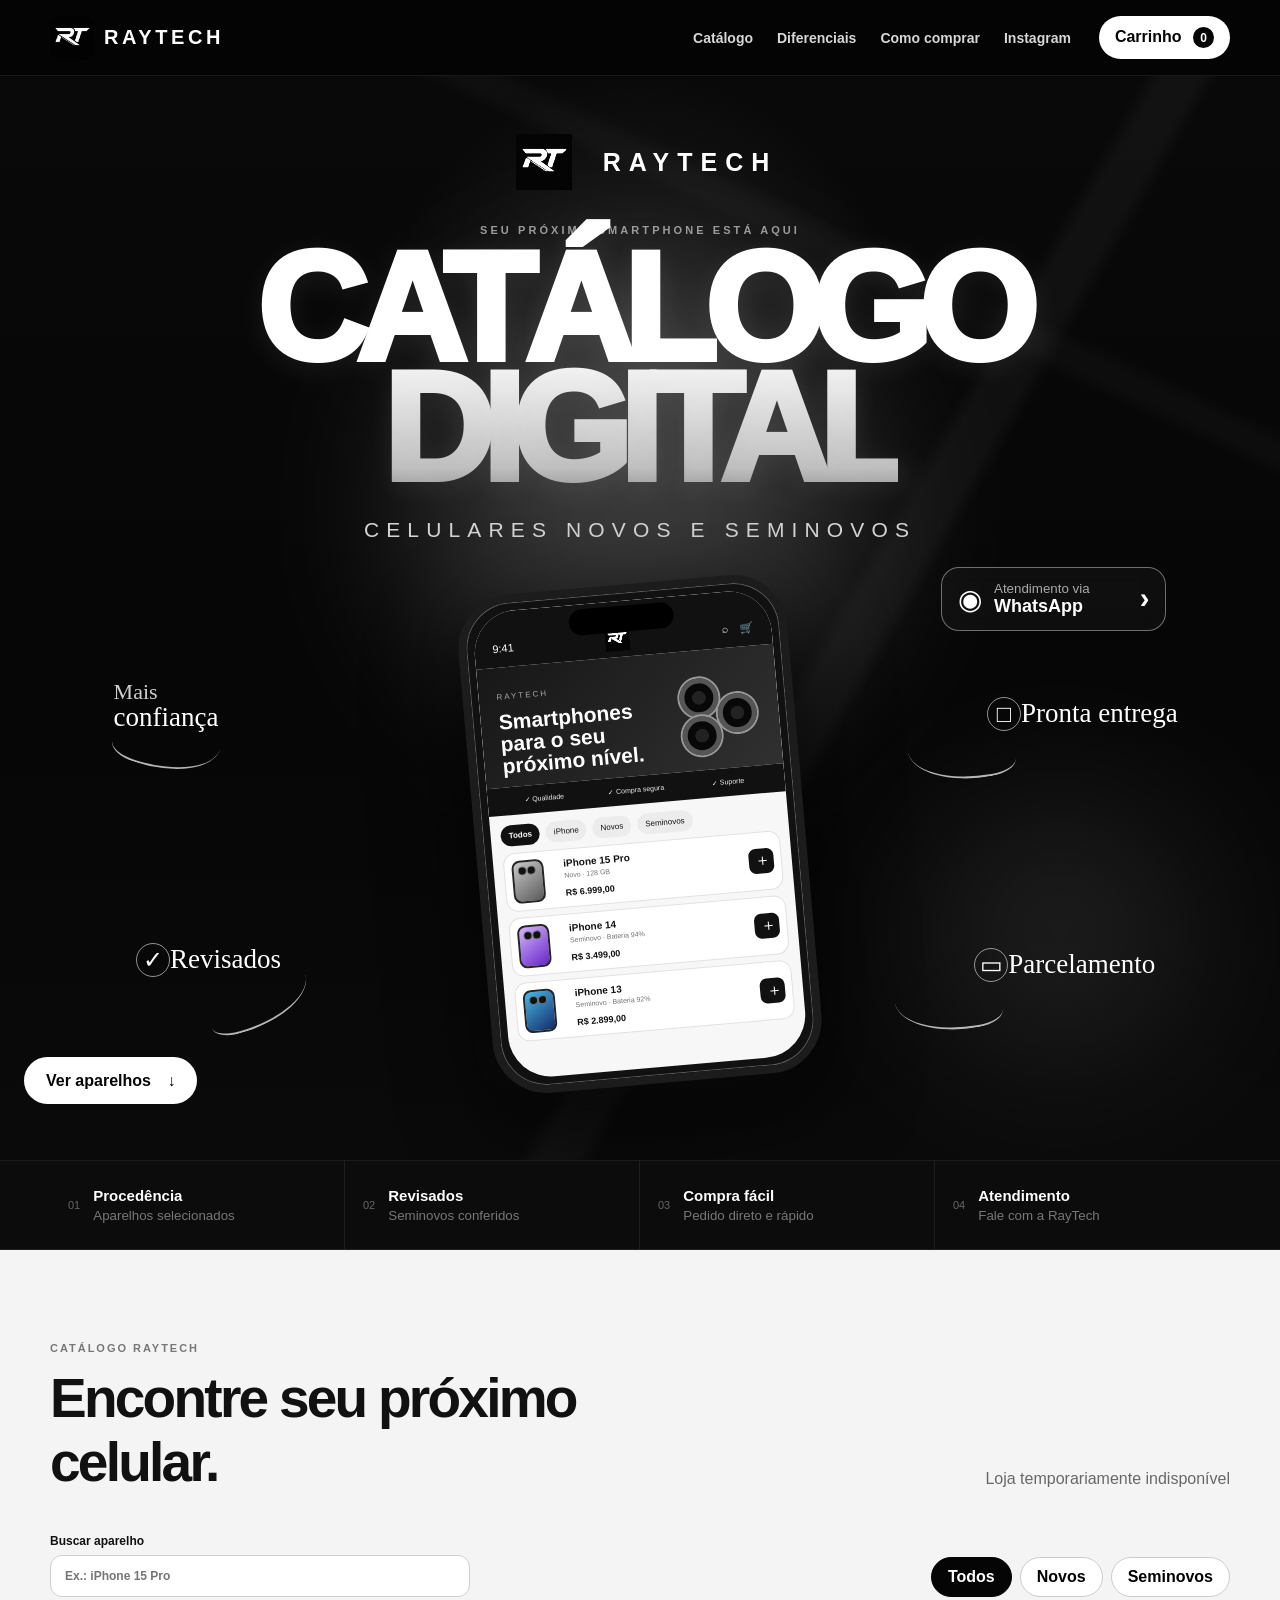
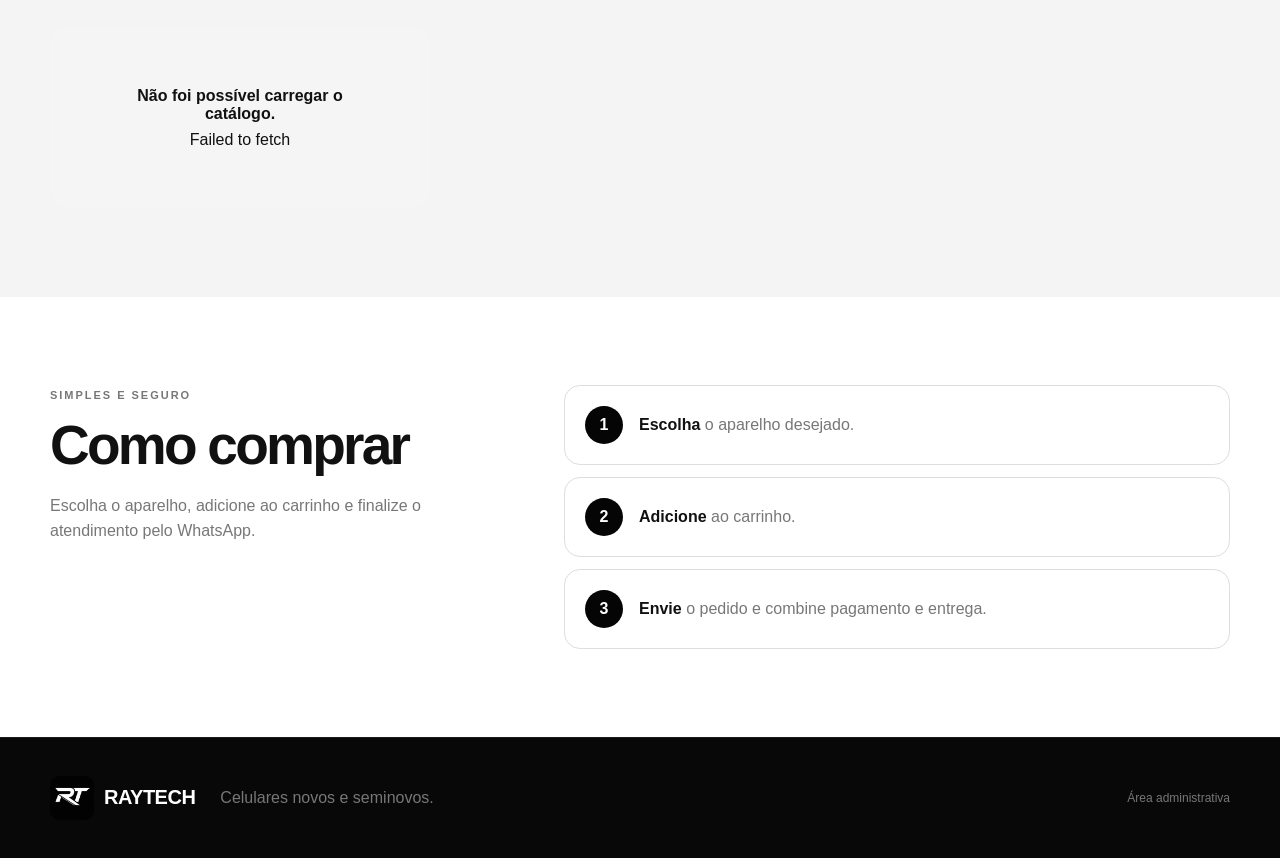
<file: index.html>
<!doctype html>
<html lang="pt-BR">
<head>
  <meta charset="utf-8">
  <meta name="viewport" content="width=device-width,initial-scale=1,viewport-fit=cover">
  <meta name="theme-color" content="#050505">
  <meta name="description" content="RayTech — catálogo digital de celulares novos e seminovos.">
  <title>RayTech | Catálogo Digital</title>
  <link rel="icon" href="./assets/logo-raytech.svg?v=20261015-4" type="image/svg+xml">
  <link rel="stylesheet" href="./assets/styles.css?v=20261015-4">
  <link rel="stylesheet" href="./assets/premium.css?v=20261015-3">
</head>
<body class="premium-store">
  <header class="site-header dark-header">
    <a class="brand" href="#inicio" aria-label="RayTech - início"><img class="rt-logo" src="./assets/logo-raytech.svg?v=20261015-4" alt="Logo RayTech"><span>RAYTECH</span></a>
    <nav aria-label="Navegação principal"><a href="#catalogo">Catálogo</a><a href="#diferenciais">Diferenciais</a><a href="#como-comprar">Como comprar</a><a class="instagram-link" id="instagramLink" href="#" target="_blank" rel="noreferrer">Instagram</a></nav>
    <button class="cart-button" id="openCart" type="button" aria-label="Abrir carrinho">Carrinho <b id="cartCount">0</b></button>
  </header>

  <main>
    <section class="hero-premium" id="inicio">
      <div class="hero-glow hero-glow-one"></div><div class="hero-glow hero-glow-two"></div>
      <div class="hero-brandline"><img src="./assets/logo-raytech.svg?v=20261015-4" alt="Logo RayTech" class="hero-logo"><span>RAYTECH</span></div>
      <div class="hero-title-wrap"><span class="hero-kicker">Seu próximo smartphone está aqui</span><h1>CATÁLOGO<br><span>DIGITAL</span></h1><p>CELULARES NOVOS E SEMINOVOS</p></div>
      <div class="hero-showcase">
        <div class="floating-note note-confidence"><span>Mais</span><strong>confiança</strong><i></i></div>
        <div class="floating-note note-reviewed"><span class="note-icon">✓</span><strong>Revisados</strong><i></i></div>
        <div class="floating-note note-delivery"><span class="note-icon">□</span><strong>Pronta entrega</strong><i></i></div>
        <div class="floating-note note-payment"><span class="note-icon">▭</span><strong>Parcelamento</strong><i></i></div>
        <div class="device-stage"><div class="device-shadow"></div><div class="device-frame"><div class="device-island"></div><div class="device-screen">
          <div class="mock-topbar"><span>9:41</span><img src="./assets/logo-raytech.svg?v=20261015-4" alt=""><span>⌕　🛒</span></div>
          <div class="mock-hero"><div><small>RAYTECH</small><h2>Smartphones para o seu próximo nível.</h2></div><div class="mock-cameras"><i></i><i></i><i></i></div></div>
          <div class="mock-benefits"><span>✓ Qualidade</span><span>✓ Compra segura</span><span>✓ Suporte</span></div>
          <div class="mock-tabs"><b>Todos</b><span>iPhone</span><span>Novos</span><span>Seminovos</span></div>
          <div class="mock-products"><article><div class="mock-phone triple"></div><div><strong>iPhone 15 Pro</strong><small>Novo · 128 GB</small><b>R$ 6.999,00</b></div><button>＋</button></article><article><div class="mock-phone purple"></div><div><strong>iPhone 14</strong><small>Seminovo · Bateria 94%</small><b>R$ 3.499,00</b></div><button>＋</button></article><article><div class="mock-phone blue"></div><div><strong>iPhone 13</strong><small>Seminovo · Bateria 92%</small><b>R$ 2.899,00</b></div><button>＋</button></article></div>
        </div></div></div>
        <a class="whatsapp-card" href="#catalogo" aria-label="Ver catálogo"><span class="wa-icon">◉</span><span><small>Atendimento via</small><strong>WhatsApp</strong></span><b>›</b></a>
      </div>
      <a class="hero-cta" href="#catalogo">Ver aparelhos <span>↓</span></a>
    </section>

    <section class="trust-strip" id="diferenciais" aria-label="Diferenciais"><article><span>01</span><div><b>Procedência</b><small>Aparelhos selecionados</small></div></article><article><span>02</span><div><b>Revisados</b><small>Seminovos conferidos</small></div></article><article><span>03</span><div><b>Compra fácil</b><small>Pedido direto e rápido</small></div></article><article><span>04</span><div><b>Atendimento</b><small>Fale com a RayTech</small></div></article></section>

    <section class="catalog-section premium-catalog" id="catalogo">
      <div class="section-heading"><div><span class="eyebrow">Catálogo RayTech</span><h2>Encontre seu próximo celular.</h2></div><p id="productSummary">Carregando aparelhos...</p></div>
      <div class="catalog-tools"><label class="search"><span>Buscar aparelho</span><input id="searchInput" type="search" placeholder="Ex.: iPhone 15 Pro" autocomplete="off"></label><div class="filters" role="group" aria-label="Filtrar catálogo"><button class="filter active" data-filter="Todos" type="button">Todos</button><button class="filter" data-filter="Novo" type="button">Novos</button><button class="filter" data-filter="Seminovo" type="button">Seminovos</button></div></div>
      <div class="products" id="productGrid" aria-live="polite"></div><div class="empty hidden" id="emptyState"><b>Nenhum aparelho encontrado.</b><span>Tente outra busca ou filtro.</span></div>
    </section>

    <section class="how premium-how" id="como-comprar"><div><span class="eyebrow">Simples e seguro</span><h2>Como comprar</h2><p>Escolha o aparelho, adicione ao carrinho e finalize o atendimento pelo WhatsApp.</p></div><ol><li><b>1</b><span><strong>Escolha</strong> o aparelho desejado.</span></li><li><b>2</b><span><strong>Adicione</strong> ao carrinho.</span></li><li><b>3</b><span><strong>Envie</strong> o pedido e combine pagamento e entrega.</span></li></ol></section>
  </main>

  <aside class="drawer" id="cartDrawer" aria-hidden="true" aria-labelledby="cartTitle"><div class="drawer-backdrop" data-close-cart></div><section class="drawer-panel"><div class="drawer-head"><div><span class="eyebrow">Seu pedido</span><h2 id="cartTitle">Carrinho</h2></div><button class="icon-button" data-close-cart aria-label="Fechar carrinho">×</button></div><div id="cartItems" class="cart-items"></div><div class="cart-empty" id="cartEmpty">Seu carrinho está vazio.</div><div class="cart-footer"><div class="total"><span>Total</span><strong id="cartTotal">R$ 0,00</strong></div><button class="button primary full" id="checkoutButton" type="button">Continuar pedido</button></div></section></aside>

  <dialog id="checkoutDialog" class="checkout-dialog"><form id="checkoutForm"><div class="drawer-head"><div><span class="eyebrow">Finalizar</span><h2>Seus dados</h2></div><button class="icon-button" type="button" id="closeCheckout" aria-label="Fechar">×</button></div><label>Nome<input name="customer_name" required maxlength="100" autocomplete="name"></label><label>WhatsApp<input name="customer_phone" required maxlength="24" inputmode="tel" autocomplete="tel" placeholder="(00) 00000-0000"></label><label>Observações<textarea name="notes" maxlength="500" rows="3" placeholder="Cor, armazenamento ou outra preferência"></textarea></label><p class="form-message" id="checkoutMessage"></p><button class="button primary full" type="submit">Enviar pedido</button></form></dialog>

  <footer class="premium-footer"><a class="brand" href="#inicio"><img class="rt-logo" src="./assets/logo-raytech.svg?v=20261015-4" alt="Logo RayTech"><span>RAYTECH</span></a><p>Celulares novos e seminovos.</p><a href="./admin/" class="admin-entry">Área administrativa</a></footer>
  <script src="./config.js?v=20261015-2"></script><script type="module" src="./assets/store.js?v=20261015-3"></script>
</body></html>
</file>
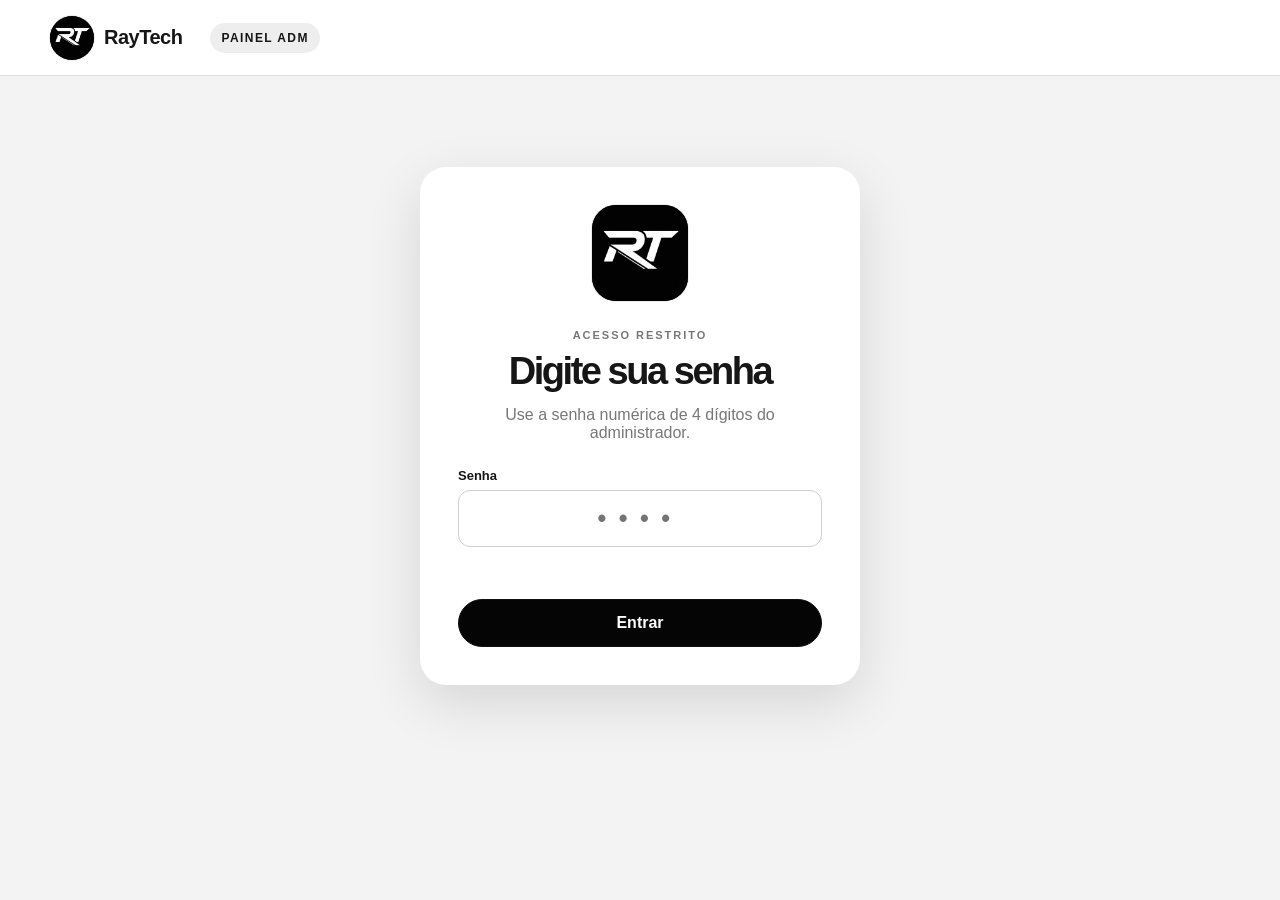
<file: admin/index.html>
<!doctype html>
<html lang="pt-BR">
<head>
  <meta charset="utf-8"><meta name="viewport" content="width=device-width,initial-scale=1,viewport-fit=cover"><meta name="theme-color" content="#050505">
  <title>ADM | RayTech</title><link rel="icon" href="../assets/logo-raytech.svg?v=20261015-4" type="image/svg+xml"><link rel="stylesheet" href="../assets/styles.css?v=20261015-4"><link rel="stylesheet" href="../assets/premium.css?v=20261015-2">
</head>
<body class="admin-body">
  <header class="site-header"><a class="brand" href="../"><img class="rt-logo" src="../assets/logo-raytech.svg?v=20261015-4" alt="Logo RayTech"><span>RayTech</span></a><span class="admin-badge">Painel ADM</span><button id="logoutButton" class="button ghost small hidden" type="button">Sair</button></header>
  <main class="admin-main">
    <section class="login-card" id="loginPanel">
      <img class="rt-logo large" src="../assets/logo-raytech.svg?v=20261015-4" alt="Logo RayTech"><span class="eyebrow">Acesso restrito</span><h1>Digite sua senha</h1><p>Use a senha numérica de 4 dígitos do administrador.</p>
      <form id="loginForm"><label>Senha<input id="pinInput" type="password" inputmode="numeric" pattern="[0-9]{4}" minlength="4" maxlength="4" autocomplete="current-password" required placeholder="••••"></label><p id="loginMessage" class="form-message"></p><button class="button primary full" type="submit">Entrar</button></form>
    </section>

    <section id="adminPanel" class="admin-panel hidden">
      <div class="admin-title"><div><span class="eyebrow">Gerenciamento</span><h1>Produtos</h1><p>Cadastre preço, estoque, fotos e detalhes de cada aparelho.</p></div><button id="newProduct" class="button primary" type="button">+ Novo produto</button></div>
      <div class="stats"><article><span>Produtos</span><strong id="statProducts">0</strong></article><article><span>Em estoque</span><strong id="statStock">0</strong></article><article><span>Investimento</span><strong id="statCost">R$ 0,00</strong></article></div>
      <div class="admin-grid">
        <section class="product-form-card">
          <div class="card-title"><h2 id="formTitle">Novo produto</h2><button id="cancelEdit" class="text-button hidden" type="button">Cancelar edição</button></div>
          <form id="productForm">
            <input id="productId" type="hidden"><input id="existingImagePath" type="hidden">
            <div class="form-grid">
              <label class="span-2">Nome do aparelho<input id="name" required maxlength="120" placeholder="iPhone 15 Pro"></label>
              <label>Condição<select id="category" required><option value="Novo">Novo</option><option value="Seminovo">Seminovo</option></select></label>
              <label>Estoque<input id="stock" type="number" min="0" step="1" value="1" required></label>
              <label>Armazenamento<input id="storage" maxlength="30" placeholder="128 GB"></label>
              <label>Cor<input id="color" maxlength="60" placeholder="Titânio Natural"></label>
              <label>Saúde da bateria<input id="battery" maxlength="30" placeholder="94%"></label>
              <label>Garantia<input id="warranty" maxlength="60" placeholder="90 dias"></label>
              <label>Preço de venda<input id="price" type="number" min="0.01" step="0.01" inputmode="decimal" required placeholder="4999,00"></label>
              <label>Preço anterior<input id="comparePrice" type="number" min="0" step="0.01" inputmode="decimal" placeholder="5299,00"></label>
              <label class="span-2 cost-field">Preço de custo<input id="costPrice" type="number" min="0" step="0.01" inputmode="decimal" required placeholder="3900,00"><small>Visível somente no ADM.</small></label>
              <label class="span-2">Descrição<textarea id="description" rows="4" maxlength="700" placeholder="Estado do aparelho, acessórios, observações e outros detalhes..."></textarea></label>
              <label class="span-2 image-upload">Imagem do produto<input id="image" type="file" accept="image/jpeg,image/png,image/webp,image/avif"><small>JPG, PNG, WEBP ou AVIF — até 8 MB.</small></label>
              <label class="check"><input id="active" type="checkbox" checked> Produto ativo</label><label class="check"><input id="featured" type="checkbox"> Destaque</label>
            </div>
            <p id="productMessage" class="form-message"></p><button class="button primary full" type="submit">Salvar produto</button>
          </form>
        </section>
        <section class="product-list-card"><div class="card-title"><h2>Catálogo cadastrado</h2><button id="refreshProducts" class="text-button" type="button">Atualizar</button></div><div id="adminProducts" class="admin-products"></div></section>
      </div>
    </section>
  </main>
  <script src="../config.js?v=20261015-2"></script><script type="module" src="../assets/admin.js?v=20261015-3"></script>
</body></html>
</file>
<file: assets/styles.css>
:root{--black:#050505;--ink:#161616;--muted:#686868;--line:#dedede;--soft:#f5f5f5;--white:#fff;--radius:22px;--shadow:0 18px 55px rgba(0,0,0,.12)}*{box-sizing:border-box}html{scroll-behavior:smooth}body{margin:0;background:#fff;color:var(--ink);font-family:Inter,ui-sans-serif,-apple-system,BlinkMacSystemFont,"Segoe UI",sans-serif}button,input,select,textarea{font:inherit}button,a{touch-action:manipulation}a{color:inherit;text-decoration:none}.hidden{display:none!important}.site-header{height:76px;padding:0 max(24px,calc((100vw - 1180px)/2));display:flex;align-items:center;gap:28px;border-bottom:1px solid var(--line);position:sticky;top:0;background:rgba(255,255,255,.94);backdrop-filter:blur(16px);z-index:20}.brand{display:flex;align-items:center;gap:10px;font-weight:900;font-size:20px;letter-spacing:-.5px}.rt-mark{width:43px;height:43px;border-radius:50%;background:#050505;color:#fff;border:3px solid #050505;display:inline-grid;place-items:center;font-weight:1000;font-style:italic;letter-spacing:-4px;padding-right:4px}.rt-mark.large{width:76px;height:76px;font-size:26px;margin-bottom:24px}.site-header nav{display:flex;gap:24px;margin-left:auto;font-weight:650;font-size:14px}.site-header nav a:hover{opacity:.55}.cart-button,.icon-button{border:0;background:var(--black);color:#fff;cursor:pointer}.cart-button{border-radius:999px;padding:11px 16px;font-weight:800}.cart-button b{display:inline-grid;place-items:center;background:#fff;color:#000;min-width:21px;height:21px;border-radius:50%;font-size:12px;margin-left:7px}.hero{max-width:1180px;margin:0 auto;padding:72px 24px 58px;min-height:620px;display:grid;grid-template-columns:1.05fr .95fr;align-items:center;gap:58px}.eyebrow{text-transform:uppercase;letter-spacing:.18em;font-size:11px;font-weight:900;color:#777}.hero h1,.admin-title h1,.login-card h1{font-size:clamp(42px,6vw,78px);line-height:.98;letter-spacing:-.065em;margin:18px 0 24px}.hero p{font-size:19px;line-height:1.6;color:var(--muted);max-width:600px}.hero-actions{display:flex;gap:12px;margin-top:34px}.button{border:1px solid #111;border-radius:999px;min-height:48px;padding:0 23px;display:inline-flex;align-items:center;justify-content:center;font-weight:850;cursor:pointer}.button.primary{background:#050505;color:#fff}.button.ghost{background:#fff;color:#111}.button.small{min-height:38px;padding:0 18px}.button.full{width:100%}.button:disabled{opacity:.5;cursor:not-allowed}.phone-art{position:relative;height:440px}.phone{position:absolute;border:8px solid #111;border-radius:52px;width:220px;height:430px;box-shadow:var(--shadow)}.phone-back{left:25px;top:0;transform:rotate(-8deg);background:linear-gradient(145deg,#f7f7f7,#aaa)}.phone-front{right:22px;top:20px;transform:rotate(7deg);background:radial-gradient(circle at 30% 25%,#656565,#050505 55%);display:grid;place-items:center;color:#fff}.camera{position:absolute;top:24px;left:25px;background:#bbb;border-radius:28px;padding:12px;font-size:25px;line-height:.7;color:#181818}.apple{position:absolute;left:48%;top:45%;font-size:34px}.island{position:absolute;top:17px;width:88px;height:24px;background:#000;border-radius:99px}.screen-logo{font-size:48px;font-weight:1000;font-style:italic;letter-spacing:-8px;padding-right:8px}.benefits{background:#050505;color:#fff;display:grid;grid-template-columns:repeat(3,1fr);gap:1px}.benefits article{padding:31px max(24px,calc((100vw - 1180px)/6));display:flex;flex-direction:column;gap:6px;text-align:center}.benefits span{color:#a9a9a9;font-size:14px}.catalog-section,.how{max-width:1180px;margin:0 auto;padding:88px 24px}.section-heading{display:flex;justify-content:space-between;align-items:end;gap:20px;margin-bottom:30px}.section-heading h2,.how h2{font-size:clamp(34px,5vw,55px);letter-spacing:-.05em;margin:10px 0}.section-heading p{color:var(--muted)}.catalog-tools{display:flex;justify-content:space-between;align-items:end;gap:20px;margin-bottom:30px}.search{display:flex;flex-direction:column;gap:7px;font-size:12px;font-weight:800}.search input{width:min(420px,45vw)}input,select,textarea{width:100%;border:1px solid #cfcfcf;border-radius:12px;background:#fff;padding:13px 14px;outline:none}input:focus,select:focus,textarea:focus{border-color:#111;box-shadow:0 0 0 3px rgba(0,0,0,.08)}.filters{display:flex;gap:8px}.filter{border:1px solid #ccc;background:#fff;border-radius:999px;padding:10px 16px;cursor:pointer;font-weight:750}.filter.active{background:#050505;color:#fff;border-color:#050505}.products{display:grid;grid-template-columns:repeat(3,minmax(0,1fr));gap:20px}.product-card{border:1px solid var(--line);border-radius:var(--radius);overflow:hidden;background:#fff;display:flex;flex-direction:column;transition:.2s}.product-card:hover{transform:translateY(-4px);box-shadow:var(--shadow)}.product-image{aspect-ratio:1/1;background:#f2f2f2;display:grid;place-items:center;overflow:hidden}.product-image img{width:100%;height:100%;object-fit:cover}.image-placeholder{width:52%;aspect-ratio:.52;border:6px solid #bbb;border-radius:30px;display:grid;place-items:center;font-size:24px;font-weight:950;color:#999}.product-info{padding:20px;display:flex;flex-direction:column;gap:12px;flex:1}.product-top{display:flex;justify-content:space-between;gap:10px;align-items:center}.tag{font-size:11px;font-weight:900;text-transform:uppercase;letter-spacing:.1em;background:#ededed;border-radius:99px;padding:7px 10px}.stock{font-size:12px;color:#777}.product-info h3{font-size:20px;letter-spacing:-.03em;margin:0}.product-info p{color:#6b6b6b;line-height:1.45;font-size:14px;margin:0;min-height:40px}.price-row{display:flex;align-items:baseline;gap:9px;margin-top:auto}.price-row strong{font-size:22px}.price-row del{font-size:13px;color:#888}.empty{padding:60px;text-align:center;background:#f5f5f5;border-radius:20px;display:flex;flex-direction:column;gap:8px}.how{display:grid;grid-template-columns:.8fr 1.2fr;gap:70px;border-top:1px solid var(--line)}.how ol{padding:0;margin:0;list-style:none;display:grid;gap:12px}.how li{border:1px solid var(--line);border-radius:16px;padding:20px;display:flex;align-items:center;gap:16px}.how li>b{width:38px;height:38px;border-radius:50%;background:#050505;color:#fff;display:grid;place-items:center}.how li span{color:#777}.how li strong{color:#111}footer{border-top:1px solid var(--line);padding:35px max(24px,calc((100vw - 1180px)/2));display:flex;align-items:center;gap:25px}footer p{color:#777;margin-right:auto}.admin-entry{font-size:12px;color:#999}.drawer{position:fixed;inset:0;z-index:50;pointer-events:none;visibility:hidden}.drawer.open{pointer-events:auto;visibility:visible}.drawer-backdrop{position:absolute;inset:0;background:rgba(0,0,0,.45);opacity:0;transition:.2s}.drawer.open .drawer-backdrop{opacity:1}.drawer-panel{position:absolute;right:0;top:0;height:100%;width:min(460px,100%);background:#fff;padding:25px;transform:translateX(100%);transition:.25s;display:flex;flex-direction:column}.drawer.open .drawer-panel{transform:none}.drawer-head{display:flex;justify-content:space-between;align-items:start;gap:15px}.drawer-head h2{margin:7px 0 22px;font-size:32px}.icon-button{width:42px;height:42px;border-radius:50%;font-size:27px}.cart-items{display:grid;gap:12px;overflow:auto}.cart-row{border:1px solid var(--line);border-radius:14px;padding:14px;display:grid;grid-template-columns:1fr auto;gap:8px}.cart-row h3{font-size:15px;margin:0}.cart-row p{margin:0;color:#777;font-size:13px}.qty{display:flex;align-items:center;gap:8px}.qty button{width:30px;height:30px;border:1px solid #ccc;border-radius:50%;background:#fff}.cart-empty{padding:50px 10px;text-align:center;color:#777}.cart-footer{margin-top:auto;border-top:1px solid var(--line);padding-top:18px}.total{display:flex;justify-content:space-between;margin-bottom:18px}.total strong{font-size:22px}.checkout-dialog{width:min(520px,calc(100% - 24px));border:0;border-radius:22px;padding:25px;box-shadow:var(--shadow)}.checkout-dialog::backdrop{background:rgba(0,0,0,.55)}.checkout-dialog form{display:grid;gap:16px}.checkout-dialog label,.product-form-card label,.login-card label{display:grid;gap:7px;font-size:13px;font-weight:800}.form-message{min-height:20px;margin:0;font-size:13px;color:#b30000}.form-message.success{color:#167333}
.admin-body{background:#f3f3f3}.admin-badge{font-size:12px;font-weight:900;text-transform:uppercase;letter-spacing:.12em;background:#eee;border-radius:999px;padding:8px 11px}.admin-main{max-width:1320px;margin:0 auto;padding:55px 24px}.login-card{max-width:440px;margin:4vh auto;background:#fff;border-radius:26px;padding:38px;box-shadow:var(--shadow);text-align:center}.login-card h1{font-size:38px;margin:10px 0 12px}.login-card p{color:#777}.login-card form{display:grid;gap:16px;text-align:left;margin-top:26px}.login-card input{text-align:center;font-size:25px;letter-spacing:.5em}.admin-title{display:flex;justify-content:space-between;align-items:end;margin-bottom:25px}.admin-title h1{font-size:52px;margin:8px 0}.admin-title p{margin:0;color:#777}.stats{display:grid;grid-template-columns:repeat(3,1fr);gap:15px;margin-bottom:20px}.stats article{background:#111;color:#fff;border-radius:18px;padding:20px;display:flex;flex-direction:column;gap:8px}.stats span{font-size:12px;color:#aaa;text-transform:uppercase;letter-spacing:.1em}.stats strong{font-size:25px}.admin-grid{display:grid;grid-template-columns:minmax(340px,.8fr) minmax(480px,1.2fr);gap:20px;align-items:start}.product-form-card,.product-list-card{background:#fff;border-radius:22px;padding:24px}.card-title{display:flex;justify-content:space-between;align-items:center;margin-bottom:20px}.card-title h2{margin:0}.text-button{border:0;background:none;text-decoration:underline;cursor:pointer}.form-grid{display:grid;grid-template-columns:1fr 1fr;gap:15px}.span-2{grid-column:1/-1}.cost-field{background:#f5f5f5;padding:14px;border-radius:14px}.product-form-card small{font-size:11px;color:#777;font-weight:500}.check{display:flex!important;grid-template-columns:auto 1fr!important;align-items:center}.check input{width:auto}.admin-products{display:grid;gap:10px}.admin-product{border:1px solid var(--line);border-radius:15px;padding:13px;display:grid;grid-template-columns:58px 1fr auto;align-items:center;gap:13px}.admin-thumb{width:58px;height:58px;border-radius:11px;background:#eee;object-fit:cover;display:grid;place-items:center;font-weight:900;color:#aaa}.admin-product h3{margin:0 0 4px;font-size:15px}.admin-meta{font-size:12px;color:#777}.admin-prices{font-size:12px;margin-top:5px}.admin-actions{display:flex;gap:6px}.admin-actions button{border:1px solid #ccc;background:#fff;border-radius:8px;padding:8px;cursor:pointer}.admin-actions .danger{color:#b00000}.status-dot{display:inline-block;width:7px;height:7px;border-radius:50%;background:#159447;margin-right:5px}.status-dot.off{background:#aaa}
@media(max-width:900px){.site-header nav{display:none}.site-header{padding:0 18px}.hero{grid-template-columns:1fr;min-height:auto;padding-top:55px}.hero-copy{text-align:center}.hero-copy p{margin-inline:auto}.hero-actions{justify-content:center}.phone-art{height:390px;max-width:470px;width:100%;margin:auto}.phone{height:370px;width:190px}.products{grid-template-columns:repeat(2,minmax(0,1fr))}.how{grid-template-columns:1fr;gap:25px}.admin-grid{grid-template-columns:1fr}.product-list-card{order:-1}}
@media(max-width:620px){.site-header{height:68px;gap:12px}.site-header .brand span:last-child{display:none}.cart-button{margin-left:auto}.instagram-link{display:none}.hero{padding:42px 18px}.hero h1{font-size:45px}.hero p{font-size:16px}.phone-art{height:315px}.phone{width:150px;height:295px;border-width:6px;border-radius:38px}.phone-back{left:8%}.phone-front{right:8%}.benefits{grid-template-columns:1fr}.benefits article{padding:20px}.catalog-section,.how{padding:58px 16px}.section-heading,.catalog-tools{align-items:stretch;flex-direction:column}.search input{width:100%}.filters{overflow:auto;padding-bottom:3px}.products{grid-template-columns:1fr}.product-card{display:grid;grid-template-columns:42% 58%}.product-image{aspect-ratio:auto;min-height:225px}.product-info{padding:15px}.product-info p{min-height:0}.product-info h3{font-size:18px}.hero-actions{flex-direction:column}.button{width:100%}footer{align-items:flex-start;flex-direction:column}.admin-main{padding:28px 12px}.login-card{padding:28px 22px}.admin-title{align-items:stretch;flex-direction:column;gap:20px}.admin-title h1{font-size:42px}.stats{grid-template-columns:1fr 1fr}.stats article:last-child{grid-column:1/-1}.product-form-card,.product-list-card{padding:16px}.form-grid{grid-template-columns:1fr}.span-2{grid-column:auto}.admin-product{grid-template-columns:48px 1fr}.admin-thumb{width:48px;height:48px}.admin-actions{grid-column:1/-1;justify-content:flex-end}.drawer-panel{padding:18px}}

/* Official RayTech logo */
.rt-logo{width:44px;height:44px;border-radius:50%;object-fit:cover;display:block;background:#050505;box-shadow:0 0 0 1px rgba(0,0,0,.08)}
.rt-logo.large{width:96px;height:96px;border-radius:24px;margin:0 auto 24px}
.screen-logo{width:118px;height:auto;border-radius:18px;object-fit:cover;padding:0;letter-spacing:normal}
@media(max-width:620px){.rt-logo{width:42px;height:42px}.rt-logo.large{width:88px;height:88px}.screen-logo{width:92px}}
</file>
<file: assets/premium.css>
body.premium-store{background:#050505;color:#fff}.premium-store .dark-header{background:rgba(5,5,5,.88);border-bottom:1px solid rgba(255,255,255,.08);color:#fff}.premium-store .dark-header .brand{letter-spacing:.18em}.premium-store .dark-header .rt-logo{border-radius:12px;background:#000;box-shadow:none}.premium-store .dark-header nav a{color:#d7d7d7}.premium-store .cart-button{background:#fff;color:#050505}.premium-store .cart-button b{background:#050505;color:#fff}.hero-premium{position:relative;overflow:hidden;min-height:980px;padding:58px 24px 70px;background:radial-gradient(circle at 50% 23%,rgba(255,255,255,.09),transparent 24%),linear-gradient(180deg,#090909 0%,#060606 56%,#0a0a0a 100%);border-bottom:1px solid rgba(255,255,255,.08)}.hero-premium:before{content:"";position:absolute;inset:0;background:linear-gradient(120deg,transparent 0 60%,rgba(255,255,255,.035) 61% 63%,transparent 64%),linear-gradient(25deg,transparent 0 76%,rgba(255,255,255,.025) 77% 78%,transparent 79%);pointer-events:none}.hero-glow{position:absolute;border-radius:50%;filter:blur(80px);opacity:.18;pointer-events:none}.hero-glow-one{width:440px;height:440px;background:#fff;top:210px;left:50%;transform:translateX(-50%)}.hero-glow-two{width:260px;height:260px;background:#888;right:7%;bottom:100px}.hero-brandline{position:relative;z-index:2;display:flex;align-items:center;justify-content:center;gap:18px;font-size:25px;font-weight:800;letter-spacing:.32em}.hero-logo{width:82px;height:56px;object-fit:contain;filter:grayscale(1) brightness(2)}.hero-title-wrap{position:relative;z-index:2;text-align:center;margin:30px auto 10px;max-width:980px}.hero-kicker{font-size:11px;font-weight:800;letter-spacing:.28em;text-transform:uppercase;color:#9b9b9b}.hero-title-wrap h1{margin:12px 0 8px;font-size:clamp(74px,12vw,162px);line-height:.78;letter-spacing:-.08em;font-weight:950;color:#fff;text-shadow:0 6px 28px rgba(255,255,255,.08)}.hero-title-wrap h1 span{background:linear-gradient(180deg,#fff 0%,#bdbdbd 72%,#777 100%);-webkit-background-clip:text;background-clip:text;color:transparent}.hero-title-wrap p{margin:28px auto 0;font-size:clamp(13px,1.8vw,21px);letter-spacing:.34em;color:#d4d4d4}.hero-showcase{position:relative;z-index:2;max-width:1120px;height:520px;margin:8px auto 0}.device-stage{position:absolute;left:50%;top:32px;transform:translateX(-50%);width:330px;height:500px;perspective:1200px}.device-shadow{position:absolute;width:300px;height:55px;border-radius:50%;background:rgba(255,255,255,.08);filter:blur(22px);bottom:4px;left:18px}.device-frame{position:absolute;inset:0;border-radius:54px;border:8px solid #1c1c1c;background:#111;box-shadow:0 30px 90px rgba(0,0,0,.75),inset 0 0 0 1px #5d5d5d;transform:rotate(-5deg);overflow:hidden}.device-island{position:absolute;z-index:4;top:13px;left:50%;transform:translateX(-50%);width:105px;height:26px;border-radius:99px;background:#000}.device-screen{position:absolute;inset:8px;border-radius:43px;background:#f7f7f7;color:#111;overflow:hidden}.mock-topbar{height:56px;padding:18px 18px 0;display:flex;align-items:center;justify-content:space-between;background:#111;color:#fff;font-size:11px}.mock-topbar img{height:25px;width:44px;object-fit:contain;filter:brightness(2)}.mock-hero{height:120px;padding:18px;background:linear-gradient(135deg,#171717,#303030);color:#fff;display:grid;grid-template-columns:1.3fr .7fr;gap:8px}.mock-hero small{font-size:8px;letter-spacing:.25em;color:#aaa}.mock-hero h2{font-size:21px;line-height:1.05;margin:8px 0}.mock-cameras{position:relative;min-height:85px}.mock-cameras i{position:absolute;width:39px;height:39px;border-radius:50%;border:5px solid #555;background:radial-gradient(circle,#222 0 32%,#080808 34% 100%);box-shadow:0 0 0 2px #999}.mock-cameras i:nth-child(1){top:10px;left:9px}.mock-cameras i:nth-child(2){top:48px;left:9px}.mock-cameras i:nth-child(3){top:28px;left:46px}.mock-benefits{display:grid;grid-template-columns:repeat(3,1fr);gap:3px;padding:10px 12px;background:#111;color:#eee;font-size:7px;text-align:center}.mock-tabs{display:flex;gap:6px;padding:10px 10px 7px;overflow:hidden;font-size:8px}.mock-tabs>*{padding:6px 8px;border-radius:999px;background:#ececec;white-space:nowrap}.mock-tabs b{background:#111;color:#fff}.mock-products{padding:0 10px 12px;display:grid;gap:6px}.mock-products article{background:#fff;border:1px solid #e2e2e2;border-radius:12px;padding:7px;display:grid;grid-template-columns:44px 1fr 25px;align-items:center;gap:8px}.mock-products strong{display:block;font-size:10px}.mock-products small{display:block;font-size:7px;color:#727272;margin:3px 0}.mock-products b{font-size:9px}.mock-products button{width:25px;height:25px;border:0;border-radius:7px;background:#111;color:#fff}.mock-phone{width:32px;height:43px;border-radius:8px;background:linear-gradient(145deg,#c9c9c9,#5a5a5a);border:2px solid #252525;position:relative}.mock-phone:before,.mock-phone:after{content:"";position:absolute;top:4px;width:7px;height:7px;border-radius:50%;background:#111;border:1px solid #777}.mock-phone:before{left:4px}.mock-phone:after{left:13px}.mock-phone.purple{background:linear-gradient(145deg,#d3b5ff,#6725c6)}.mock-phone.blue{background:linear-gradient(145deg,#47b8e9,#142b68)}.floating-note{position:absolute;color:#fff;font-family:"Segoe Print","Bradley Hand",cursive;font-size:24px;line-height:1.05}.floating-note span:not(.note-icon){display:block;font-size:22px;color:#cfcfcf}.floating-note strong{font-size:27px;font-weight:500}.floating-note i{display:block;width:105px;height:52px;border-bottom:2px solid rgba(255,255,255,.7);border-radius:0 0 90% 30%;transform:rotate(18deg);margin-top:-12px}.note-icon{display:inline-grid!important;place-items:center;width:34px;height:34px;border:1px solid rgba(255,255,255,.55);border-radius:50%;font-family:Arial,sans-serif;margin-bottom:10px}.note-confidence{left:3%;top:128px}.note-reviewed{left:5%;bottom:45px}.note-reviewed i{transform:rotate(-16deg);margin-left:70px}.note-delivery{right:2%;top:145px}.note-payment{right:4%;bottom:40px}.note-delivery i,.note-payment i{transform:scaleX(-1) rotate(10deg);margin-left:-78px}.whatsapp-card{position:absolute;right:3%;top:15px;border:1px solid rgba(255,255,255,.4);border-radius:18px;padding:13px 16px;display:flex;align-items:center;gap:12px;background:rgba(255,255,255,.035);backdrop-filter:blur(10px);min-width:225px}.wa-icon{font-size:28px}.whatsapp-card small{display:block;color:#aaa}.whatsapp-card strong{display:block;font-size:18px}.whatsapp-card>b{margin-left:auto;font-size:29px}.hero-cta{position:relative;z-index:3;width:max-content;margin:-2px auto 0;padding:14px 21px;border:1px solid rgba(255,255,255,.18);border-radius:999px;font-weight:800;background:#fff;color:#050505}.hero-cta span{margin-left:12px}.trust-strip{background:#0c0c0c;border-bottom:1px solid rgba(255,255,255,.08);display:grid;grid-template-columns:repeat(4,1fr);max-width:none;padding:0 max(24px,calc((100vw - 1180px)/2))}.trust-strip article{padding:26px 18px;border-right:1px solid rgba(255,255,255,.08);display:flex;align-items:center;gap:13px}.trust-strip article:last-child{border-right:0}.trust-strip article>span{font-size:11px;color:#666}.trust-strip b,.trust-strip small{display:block}.trust-strip b{font-size:15px}.trust-strip small{color:#777;margin-top:4px}.premium-catalog{max-width:none!important;background:#f4f4f4;color:#111;padding-left:max(24px,calc((100vw - 1180px)/2))!important;padding-right:max(24px,calc((100vw - 1180px)/2))!important}.premium-catalog .section-heading h2{max-width:680px}.premium-catalog .product-card{border:0;border-radius:26px;box-shadow:0 12px 40px rgba(0,0,0,.06)}.premium-catalog .product-image{background:linear-gradient(145deg,#fafafa,#e8e8e8)}.premium-catalog .tag{background:#111;color:#fff}.premium-catalog .button.primary{background:#111}.premium-how{max-width:none!important;padding-left:max(24px,calc((100vw - 1180px)/2))!important;padding-right:max(24px,calc((100vw - 1180px)/2))!important;background:#fff;color:#111;border-top:0!important}.premium-how p{color:#777;line-height:1.6}.premium-footer{background:#080808;color:#fff;border-top:1px solid rgba(255,255,255,.08)}.premium-footer p,.premium-footer .admin-entry{color:#777}.premium-footer .rt-logo{border-radius:10px}.premium-store .drawer,.premium-store .checkout-dialog{color:#111}.premium-store .drawer-panel{background:#fff}.premium-store .checkout-dialog{background:#fff}.premium-store .eyebrow{color:#777}@media(max-width:900px){.hero-premium{min-height:900px}.hero-title-wrap h1{font-size:clamp(70px,16vw,122px)}.hero-showcase{height:520px}.floating-note{font-size:18px}.floating-note strong{font-size:21px}.note-confidence{left:0}.note-delivery{right:0}.whatsapp-card{right:0}.trust-strip{grid-template-columns:repeat(2,1fr)}.trust-strip article:nth-child(2){border-right:0}.trust-strip article:nth-child(-n+2){border-bottom:1px solid rgba(255,255,255,.08)}}@media(max-width:620px){.hero-premium{min-height:820px;padding:35px 12px 46px}.hero-brandline{font-size:16px;gap:10px}.hero-logo{width:56px;height:42px}.hero-title-wrap{margin-top:18px}.hero-title-wrap h1{font-size:clamp(58px,20vw,88px);line-height:.82}.hero-title-wrap p{font-size:10px;letter-spacing:.23em;margin-top:20px}.hero-showcase{height:500px;margin-top:10px}.device-stage{width:246px;height:395px;top:72px}.device-frame{border-width:6px;border-radius:42px}.device-screen{inset:6px;border-radius:34px}.device-island{width:82px;height:21px;top:11px}.mock-topbar{height:45px;padding:14px 14px 0}.mock-hero{height:95px;padding:12px}.mock-hero h2{font-size:16px}.mock-cameras i{width:29px;height:29px;border-width:4px}.mock-cameras i:nth-child(2){top:38px}.mock-cameras i:nth-child(3){top:22px;left:35px}.mock-benefits{font-size:6px;padding:7px}.mock-tabs{padding:7px 7px 5px;gap:4px}.mock-tabs>*{padding:5px 6px}.mock-products{padding:0 7px 8px;gap:4px}.mock-products article{grid-template-columns:35px 1fr 22px;padding:5px}.mock-phone{width:27px;height:36px}.mock-products strong{font-size:8px}.mock-products small{font-size:6px}.mock-products b{font-size:7px}.mock-products button{width:22px;height:22px}.floating-note{display:none}.whatsapp-card{right:50%;transform:translateX(50%);top:8px;min-width:215px}.hero-cta{margin-top:-4px}.trust-strip{grid-template-columns:1fr 1fr;padding:0 12px}.trust-strip article{padding:20px 10px}.premium-catalog{padding:58px 16px!important}.premium-how{padding:58px 16px!important}.premium-footer{padding:28px 18px}.premium-footer .brand span{display:inline!important}.premium-store .dark-header .brand span{display:none}}
</file>
